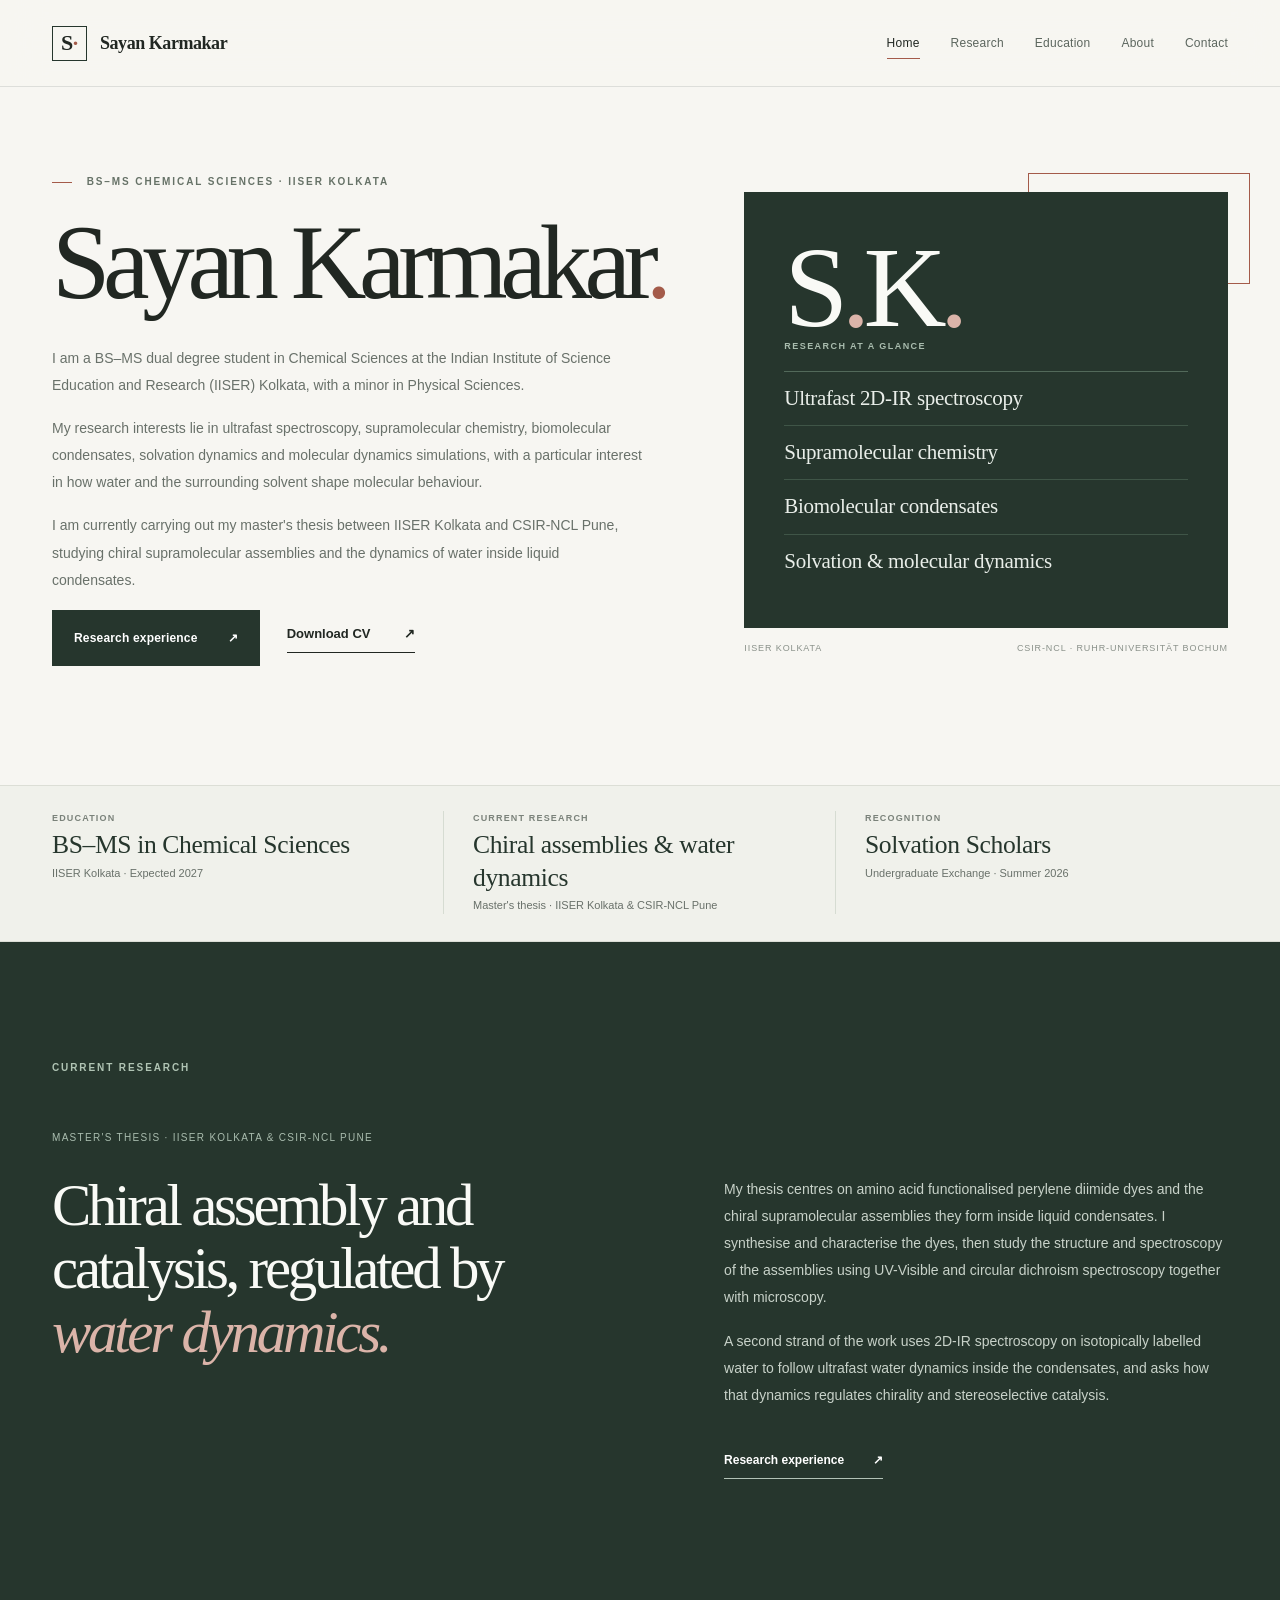
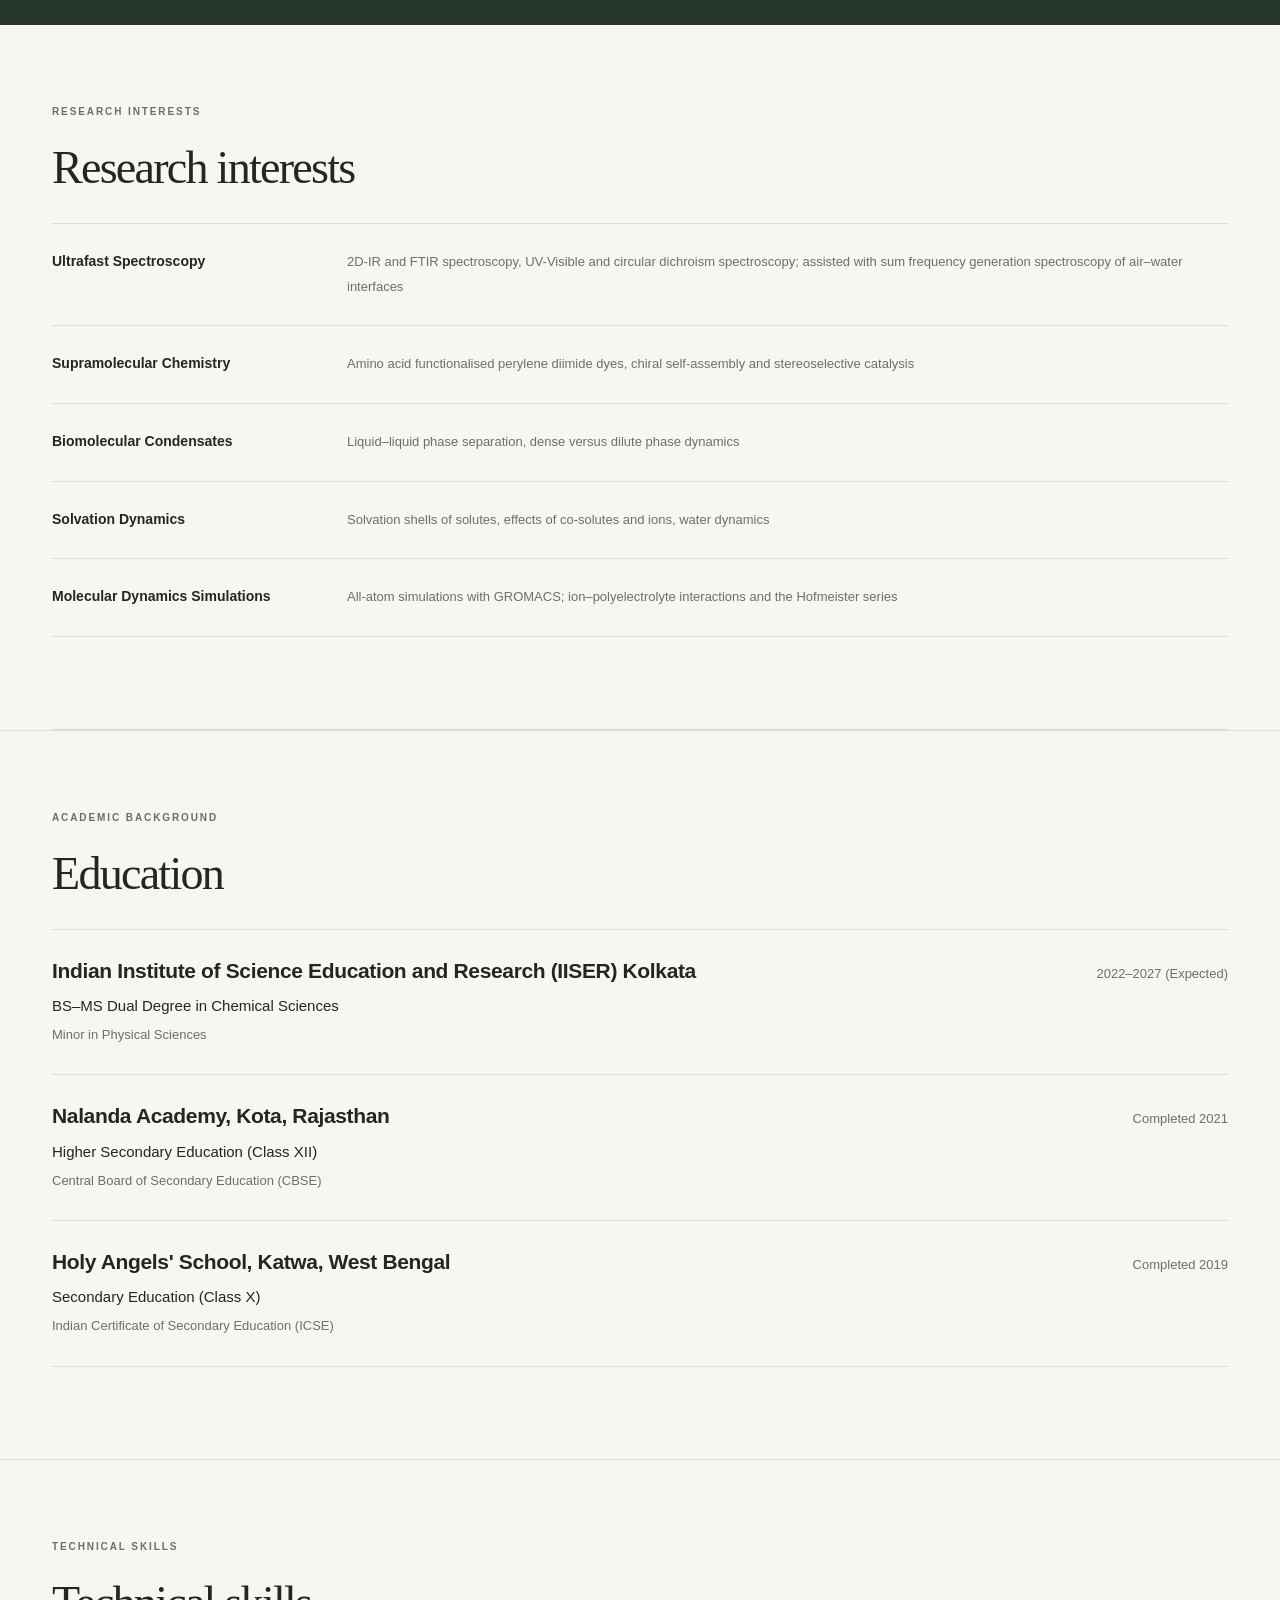
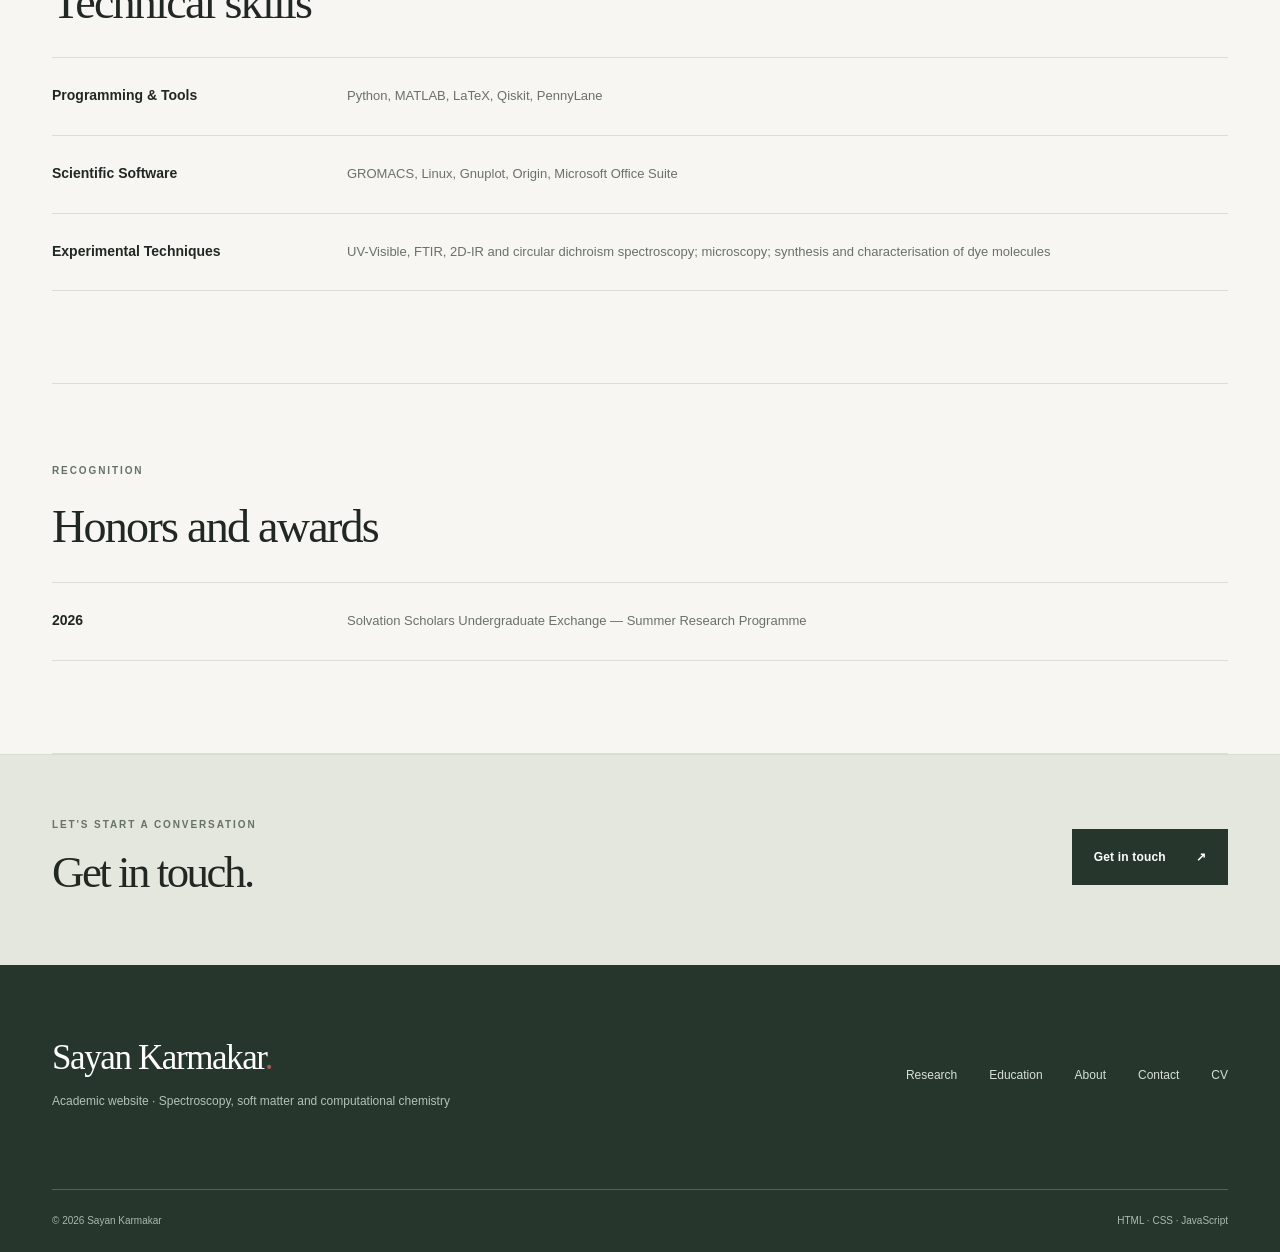
<file: index.html>
<!DOCTYPE html>

<html lang="en">
<head>
<meta charset="utf-8"/>
<meta content="width=device-width, initial-scale=1" name="viewport"/>
<meta content="Academic website of Sayan Karmakar, BS–MS Chemical Sciences student at IISER Kolkata. Research interests in ultrafast spectroscopy, supramolecular chemistry, biomolecular condensates and solvation dynamics." name="description"/>
<meta content="#f7f6f2" name="theme-color"/>
<title>Sayan Karmakar — Academic Website</title>
<link href="favicon.svg" rel="icon" type="image/svg+xml"/>
<link href="styles.css" rel="stylesheet"/>
<script defer="" src="script.js"></script>
<meta content="website" property="og:type"/><meta content="Sayan Karmakar — Academic Website" property="og:title"/><meta content="Academic website of Sayan Karmakar, BS–MS Chemical Sciences student at IISER Kolkata. Research interests in ultrafast spectroscopy, supramolecular chemistry, biomolecular condensates and solvation dynamics." property="og:description"/><meta content="light" name="color-scheme"/><noscript><style>.reveal{opacity:1!important;transform:none!important}</style></noscript></head>
<body>
<a class="skip-link" href="#main-content">Skip to content</a>
<header class="site-header">
<div class="container nav-inner">
<a aria-label="Sayan Karmakar, homepage" class="brand" href="index.html"><span class="brand-mark">S<span>·</span></span><span>Sayan Karmakar</span></a>
<button aria-controls="primary-nav" aria-expanded="false" aria-label="Open navigation" class="menu-toggle" type="button"><span></span><span></span></button>
<nav aria-label="Primary navigation" class="nav-links" id="primary-nav">
<a aria-current="page" class="active" href="index.html">Home</a>
<a href="research.html">Research</a>
<a href="index.html#education">Education</a>
<a href="about.html">About</a>
<a href="contact.html">Contact</a>
</nav>
<a class="header-action" href="contact.html">Contact <span aria-hidden="true">↗</span></a>
</div>
</header>
<main id="main-content">
<section class="hero container">
<div class="hero-copy reveal">
<p class="eyebrow"><span class="eyebrow-rule"></span> BS–MS CHEMICAL SCIENCES · IISER KOLKATA</p>
<h1>Sayan Karmakar<span class="accent">.</span></h1>
<p class="body-large">I am a BS–MS dual degree student in Chemical Sciences at the Indian Institute of Science Education and Research (IISER) Kolkata, with a minor in Physical Sciences.</p>
<p class="body-large">My research interests lie in ultrafast spectroscopy, supramolecular chemistry, biomolecular condensates, solvation dynamics and molecular dynamics simulations, with a particular interest in how water and the surrounding solvent shape molecular behaviour.</p>
<p class="body-large">I am currently carrying out my master's thesis between IISER Kolkata and CSIR-NCL Pune, studying chiral supramolecular assemblies and the dynamics of water inside liquid condensates.</p>
<div class="action-row"><a class="button-primary" href="research.html">Research experience <span aria-hidden="true">↗</span></a><a class="underlined-link" href="Sayan_Karmakar_CV.pdf" target="_blank" rel="noopener">Download CV <span aria-hidden="true">↗</span></a></div>
</div>
<div class="hero-visual reveal delay-1">
<div class="profile-card">
<div class="pc-mark">S<span>.</span>K<span>.</span></div>
<div><p class="pc-label">RESEARCH AT A GLANCE</p>
<ul><li>Ultrafast 2D-IR spectroscopy</li><li>Supramolecular chemistry</li><li>Biomolecular condensates</li><li>Solvation &amp; molecular dynamics</li></ul></div>
</div>
<div class="photo-caption"><span>IISER Kolkata</span><span>CSIR-NCL · Ruhr-Universität Bochum</span></div>
<span aria-hidden="true" class="hero-outline"></span>
</div>
</section>
<section aria-label="Academic profile at a glance" class="snapshot-strip"><div class="container snapshot-inner">
<div class="snapshot-item"><span>EDUCATION</span><strong>BS–MS in Chemical Sciences</strong><small>IISER Kolkata · Expected 2027</small></div>
<div class="snapshot-item"><span>CURRENT RESEARCH</span><strong>Chiral assemblies &amp; water dynamics</strong><small>Master's thesis · IISER Kolkata &amp; CSIR-NCL Pune</small></div>
<div class="snapshot-item"><span>RECOGNITION</span><strong>Solvation Scholars</strong><small>Undergraduate Exchange · Summer 2026</small></div>
</div></section>
<section aria-labelledby="feature-title" class="feature-section"><div class="container feature-layout">
<div class="reveal"><p class="eyebrow feature-kicker">CURRENT RESEARCH</p><p class="feature-caption">MASTER'S THESIS · IISER KOLKATA &amp; CSIR-NCL PUNE</p><h2 id="feature-title">Chiral assembly and catalysis, regulated by <em>water dynamics.</em></h2></div>
<div class="feature-detail reveal delay-1"><p>My thesis centres on amino acid functionalised perylene diimide dyes and the chiral supramolecular assemblies they form inside liquid condensates. I synthesise and characterise the dyes, then study the structure and spectroscopy of the assemblies using UV-Visible and circular dichroism spectroscopy together with microscopy.</p><p>A second strand of the work uses 2D-IR spectroscopy on isotopically labelled water to follow ultrafast water dynamics inside the condensates, and asks how that dynamics regulates chirality and stereoselective catalysis.</p>
<a class="feature-link" href="research.html#thesis">Research experience <span aria-hidden="true">↗</span></a></div>
</div></section>
<section class="section skills-section container" id="interests"><div class="section-head reveal"><div><p class="eyebrow">RESEARCH INTERESTS</p><h2>Research interests</h2></div></div>
<div class="skills-rows reveal"><div><strong>Ultrafast Spectroscopy</strong><p>2D-IR and FTIR spectroscopy, UV-Visible and circular dichroism spectroscopy; assisted with sum frequency generation spectroscopy of air–water interfaces</p></div>
<div><strong>Supramolecular Chemistry</strong><p>Amino acid functionalised perylene diimide dyes, chiral self-assembly and stereoselective catalysis</p></div>
<div><strong>Biomolecular Condensates</strong><p>Liquid–liquid phase separation, dense versus dilute phase dynamics</p></div>
<div><strong>Solvation Dynamics</strong><p>Solvation shells of solutes, effects of co-solutes and ions, water dynamics</p></div>
<div><strong>Molecular Dynamics Simulations</strong><p>All-atom simulations with GROMACS; ion–polyelectrolyte interactions and the Hofmeister series</p></div></div>
</section>
<section aria-labelledby="education-title" class="section education-section" id="education"><div class="container"><div class="section-head reveal"><div><p class="eyebrow">ACADEMIC BACKGROUND</p><h2 id="education-title">Education</h2></div></div><article aria-label="Indian Institute of Science Education and Research (IISER) Kolkata" class="education-cv reveal"><div class="edu-cv-top"><h3>Indian Institute of Science Education and Research (IISER) Kolkata</h3><span class="edu-cv-years">2022–2027 (Expected)</span></div><p class="edu-cv-degree">BS–MS Dual Degree in Chemical Sciences</p><p class="edu-cv-minor">Minor in Physical Sciences</p></article><article aria-label="Nalanda Academy, Kota, Rajasthan" class="education-cv reveal"><div class="edu-cv-top"><h3>Nalanda Academy, Kota, Rajasthan</h3><span class="edu-cv-years">Completed 2021</span></div><p class="edu-cv-degree">Higher Secondary Education (Class XII)</p><p class="edu-cv-minor">Central Board of Secondary Education (CBSE)</p></article><article aria-label="Holy Angels' School, Katwa, West Bengal" class="education-cv reveal"><div class="edu-cv-top"><h3>Holy Angels' School, Katwa, West Bengal</h3><span class="edu-cv-years">Completed 2019</span></div><p class="edu-cv-degree">Secondary Education (Class X)</p><p class="edu-cv-minor">Indian Certificate of Secondary Education (ICSE)</p></article></div></section>
<section class="section skills-section container" id="skills"><div class="section-head reveal"><div><p class="eyebrow">TECHNICAL SKILLS</p><h2>Technical skills</h2></div></div>
<div class="skills-rows reveal"><div><strong>Programming &amp; Tools</strong><p>Python, MATLAB, LaTeX, Qiskit, PennyLane</p></div>
<div><strong>Scientific Software</strong><p>GROMACS, Linux, Gnuplot, Origin, Microsoft Office Suite</p></div>
<div><strong>Experimental Techniques</strong><p>UV-Visible, FTIR, 2D-IR and circular dichroism spectroscopy; microscopy; synthesis and characterisation of dye molecules</p></div></div>
</section>
<section class="section skills-section container" id="honors"><div class="section-head reveal"><div><p class="eyebrow">RECOGNITION</p><h2>Honors and awards</h2></div></div>
<div class="honors-list reveal"><div><strong>2026</strong><p>Solvation Scholars Undergraduate Exchange — Summer Research Programme</p></div></div>
</section>
<section class="contact-band"><div class="container contact-band-inner reveal"><div><p class="eyebrow">LET'S START A CONVERSATION</p><h2>Get in touch.</h2></div><a class="button-primary" href="contact.html">Get in touch <span aria-hidden="true">↗</span></a></div></section>
</main>
<footer class="footer">
<div class="container footer-top">
<div><a class="footer-name" href="index.html">Sayan Karmakar<span class="accent">.</span></a><p>Academic website · Spectroscopy, soft matter and computational chemistry</p></div>
<div class="footer-links"><a href="research.html">Research</a><a href="index.html#education">Education</a><a href="about.html">About</a><a href="contact.html">Contact</a><a href="Sayan_Karmakar_CV.pdf">CV</a></div>
</div>
<div class="container footer-bottom"><span>© 2026 Sayan Karmakar</span><span>HTML · CSS · JavaScript</span></div>
</footer>
</body>
</html>
</file>
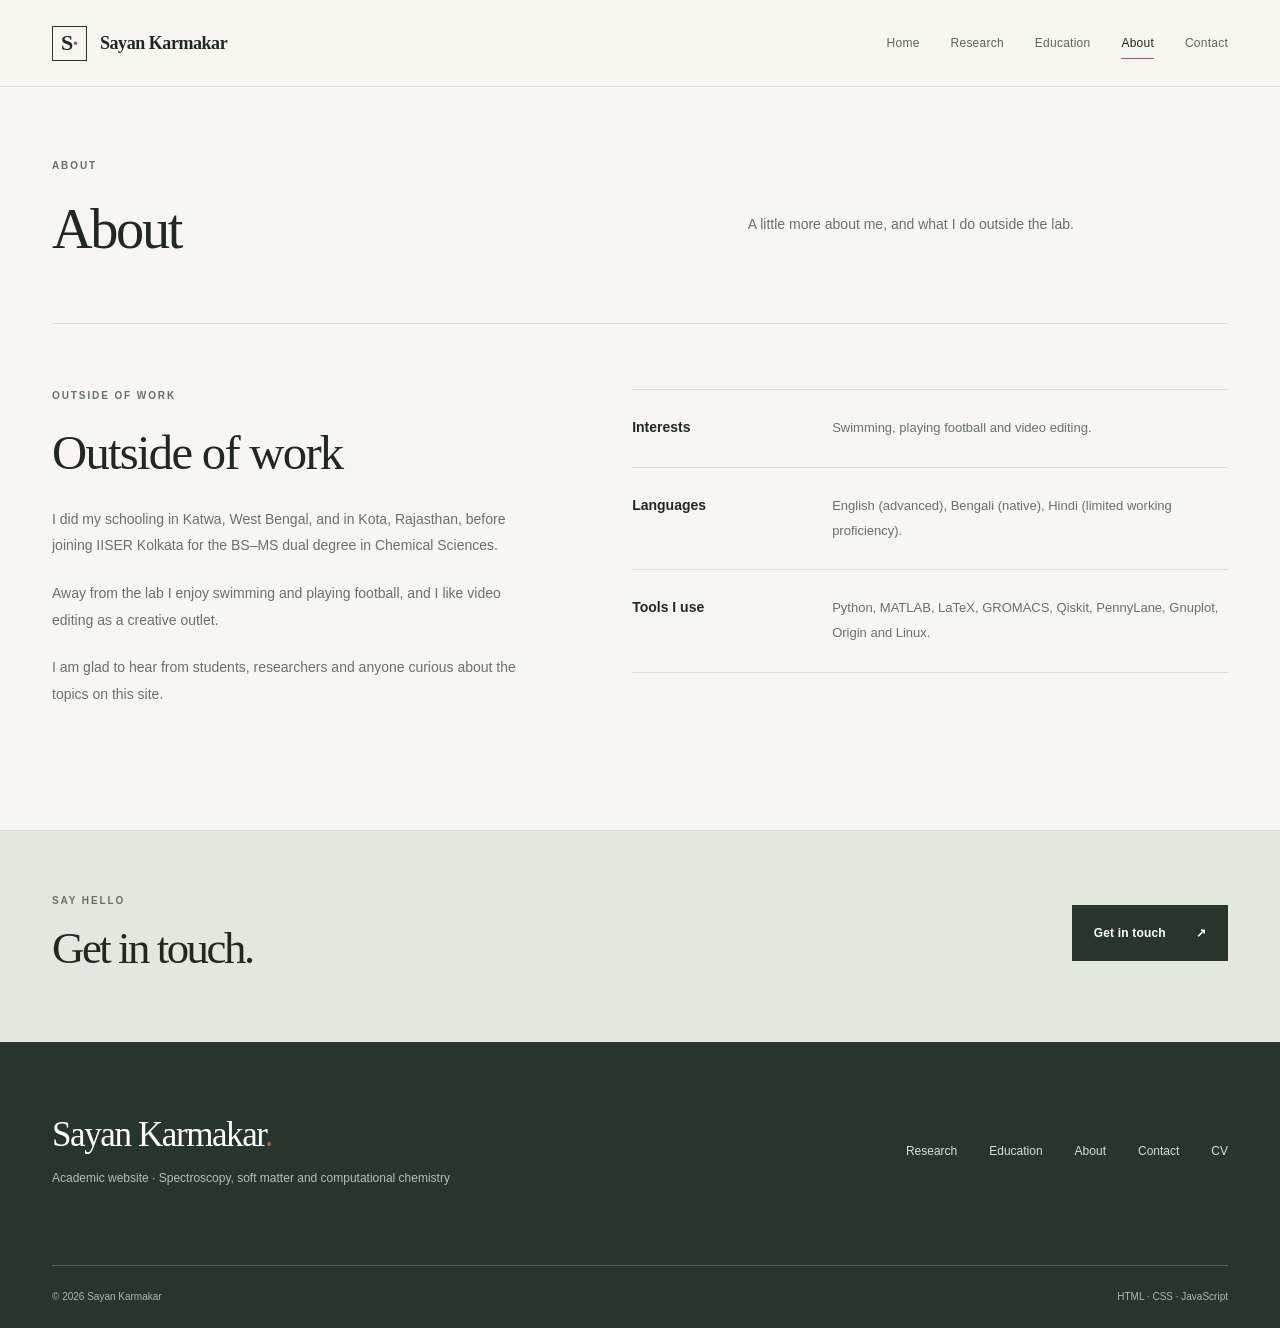
<file: about.html>
<!DOCTYPE html>

<html lang="en">
<head>
<meta charset="utf-8"/>
<meta content="width=device-width, initial-scale=1" name="viewport"/>
<meta content="About Sayan Karmakar: languages, interests and life outside the lab." name="description"/>
<meta content="#f7f6f2" name="theme-color"/>
<title>About — Sayan Karmakar</title>
<link href="favicon.svg" rel="icon" type="image/svg+xml"/>
<link href="styles.css" rel="stylesheet"/>
<script defer="" src="script.js"></script>
<meta content="website" property="og:type"/><meta content="About — Sayan Karmakar" property="og:title"/><meta content="About Sayan Karmakar: languages, interests and life outside the lab." property="og:description"/><meta content="light" name="color-scheme"/><noscript><style>.reveal{opacity:1!important;transform:none!important}</style></noscript></head>
<body>
<a class="skip-link" href="#main-content">Skip to content</a>
<header class="site-header">
<div class="container nav-inner">
<a aria-label="Sayan Karmakar, homepage" class="brand" href="index.html"><span class="brand-mark">S<span>·</span></span><span>Sayan Karmakar</span></a>
<button aria-controls="primary-nav" aria-expanded="false" aria-label="Open navigation" class="menu-toggle" type="button"><span></span><span></span></button>
<nav aria-label="Primary navigation" class="nav-links" id="primary-nav">
<a href="index.html">Home</a>
<a href="research.html">Research</a>
<a href="index.html#education">Education</a>
<a aria-current="page" class="active" href="about.html">About</a>
<a href="contact.html">Contact</a>
</nav>
<a class="header-action" href="contact.html">Contact <span aria-hidden="true">↗</span></a>
</div>
</header>
<main id="main-content">
<section class="page-hero about-page-hero container reveal"><p class="eyebrow">ABOUT</p><div class="page-hero-layout"><h1>About</h1><p>A little more about me, and what I do outside the lab.</p></div></section>
<section class="about-layout container">
<div class="about-writing reveal"><p class="eyebrow">OUTSIDE OF WORK</p><h2>Outside of work</h2><p>I did my schooling in Katwa, West Bengal, and in Kota, Rajasthan, before joining IISER Kolkata for the BS–MS dual degree in Chemical Sciences.</p><p>Away from the lab I enjoy swimming and playing football, and I like video editing as a creative outlet.</p><p>I am glad to hear from students, researchers and anyone curious about the topics on this site.</p></div>
<div class="about-rows reveal delay-1" aria-label="Interests and languages"><div><strong>Interests</strong><p>Swimming, playing football and video editing.</p></div><div><strong>Languages</strong><p>English (advanced), Bengali (native), Hindi (limited working proficiency).</p></div><div><strong>Tools I use</strong><p>Python, MATLAB, LaTeX, GROMACS, Qiskit, PennyLane, Gnuplot, Origin and Linux.</p></div></div>
</section>
<section class="contact-band"><div class="container contact-band-inner reveal"><div><p class="eyebrow">SAY HELLO</p><h2>Get in touch.</h2></div><a class="button-primary" href="contact.html">Get in touch <span aria-hidden="true">↗</span></a></div></section>
</main>
<footer class="footer">
<div class="container footer-top">
<div><a class="footer-name" href="index.html">Sayan Karmakar<span class="accent">.</span></a><p>Academic website · Spectroscopy, soft matter and computational chemistry</p></div>
<div class="footer-links"><a href="research.html">Research</a><a href="index.html#education">Education</a><a href="about.html">About</a><a href="contact.html">Contact</a><a href="Sayan_Karmakar_CV.pdf">CV</a></div>
</div>
<div class="container footer-bottom"><span>© 2026 Sayan Karmakar</span><span>HTML · CSS · JavaScript</span></div>
</footer>
</body>
</html>
</file>
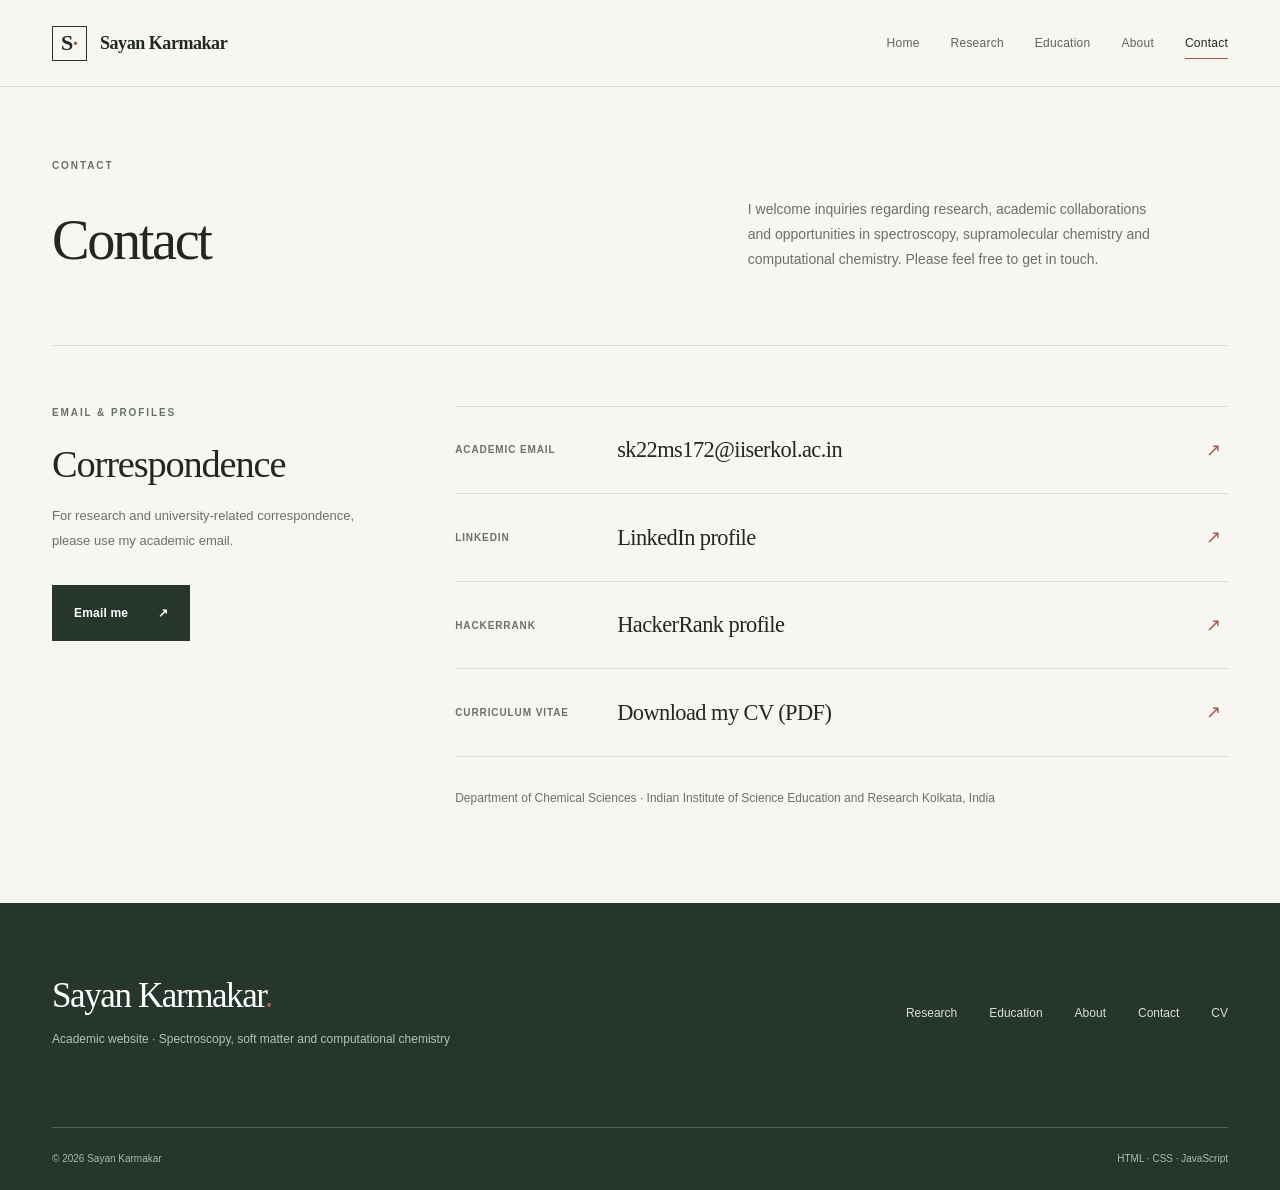
<file: contact.html>
<!DOCTYPE html>

<html lang="en">
<head>
<meta charset="utf-8"/>
<meta content="width=device-width, initial-scale=1" name="viewport"/>
<meta content="Contact Sayan Karmakar regarding research, academic collaborations and opportunities in chemical sciences." name="description"/>
<meta content="#f7f6f2" name="theme-color"/>
<title>Contact — Sayan Karmakar</title>
<link href="favicon.svg" rel="icon" type="image/svg+xml"/>
<link href="styles.css" rel="stylesheet"/>
<script defer="" src="script.js"></script>
<meta content="website" property="og:type"/><meta content="Contact — Sayan Karmakar" property="og:title"/><meta content="Contact Sayan Karmakar regarding research, academic collaborations and opportunities in chemical sciences." property="og:description"/><meta content="light" name="color-scheme"/><noscript><style>.reveal{opacity:1!important;transform:none!important}</style></noscript></head>
<body>
<a class="skip-link" href="#main-content">Skip to content</a>
<header class="site-header">
<div class="container nav-inner">
<a aria-label="Sayan Karmakar, homepage" class="brand" href="index.html"><span class="brand-mark">S<span>·</span></span><span>Sayan Karmakar</span></a>
<button aria-controls="primary-nav" aria-expanded="false" aria-label="Open navigation" class="menu-toggle" type="button"><span></span><span></span></button>
<nav aria-label="Primary navigation" class="nav-links" id="primary-nav">
<a href="index.html">Home</a>
<a href="research.html">Research</a>
<a href="index.html#education">Education</a>
<a href="about.html">About</a>
<a aria-current="page" class="active" href="contact.html">Contact</a>
</nav>
<a class="header-action" href="contact.html">Contact <span aria-hidden="true">↗</span></a>
</div>
</header>
<main id="main-content">
<section class="page-hero container reveal"><p class="eyebrow">CONTACT</p><div class="page-hero-layout"><h1>Contact</h1><p>I welcome inquiries regarding research, academic collaborations and opportunities in spectroscopy, supramolecular chemistry and computational chemistry. Please feel free to get in touch.</p></div></section>
<section class="contact-main container"><div class="contact-lead reveal"><p class="eyebrow">EMAIL &amp; PROFILES</p><h2>Correspondence</h2><p>For research and university-related correspondence, please use my academic email.</p><a class="button-primary" href="mailto:sk22ms172@iiserkol.ac.in">Email me <span aria-hidden="true">↗</span></a></div>
<div class="contact-options reveal delay-1">
<a class="contact-option" href="mailto:sk22ms172@iiserkol.ac.in"><span>ACADEMIC EMAIL</span><strong>sk22ms172@iiserkol.ac.in</strong><i aria-hidden="true">↗</i></a>
<a class="contact-option" href="https://www.linkedin.com/in/iamsayankarmakar/" rel="noopener noreferrer" target="_blank"><span>LINKEDIN</span><strong>LinkedIn profile</strong><i aria-hidden="true">↗</i></a>
<a class="contact-option" href="https://www.hackerrank.com/sayankarmakar_10" rel="noopener noreferrer" target="_blank"><span>HACKERRANK</span><strong>HackerRank profile</strong><i aria-hidden="true">↗</i></a>
<a class="contact-option" href="Sayan_Karmakar_CV.pdf" rel="noopener" target="_blank"><span>CURRICULUM VITAE</span><strong>Download my CV (PDF)</strong><i aria-hidden="true">↗</i></a>
<div class="contact-note">Department of Chemical Sciences · Indian Institute of Science Education and Research Kolkata, India</div>
</div></section>
</main>
<footer class="footer">
<div class="container footer-top">
<div><a class="footer-name" href="index.html">Sayan Karmakar<span class="accent">.</span></a><p>Academic website · Spectroscopy, soft matter and computational chemistry</p></div>
<div class="footer-links"><a href="research.html">Research</a><a href="index.html#education">Education</a><a href="about.html">About</a><a href="contact.html">Contact</a><a href="Sayan_Karmakar_CV.pdf">CV</a></div>
</div>
<div class="container footer-bottom"><span>© 2026 Sayan Karmakar</span><span>HTML · CSS · JavaScript</span></div>
</footer>
</body>
</html>
</file>
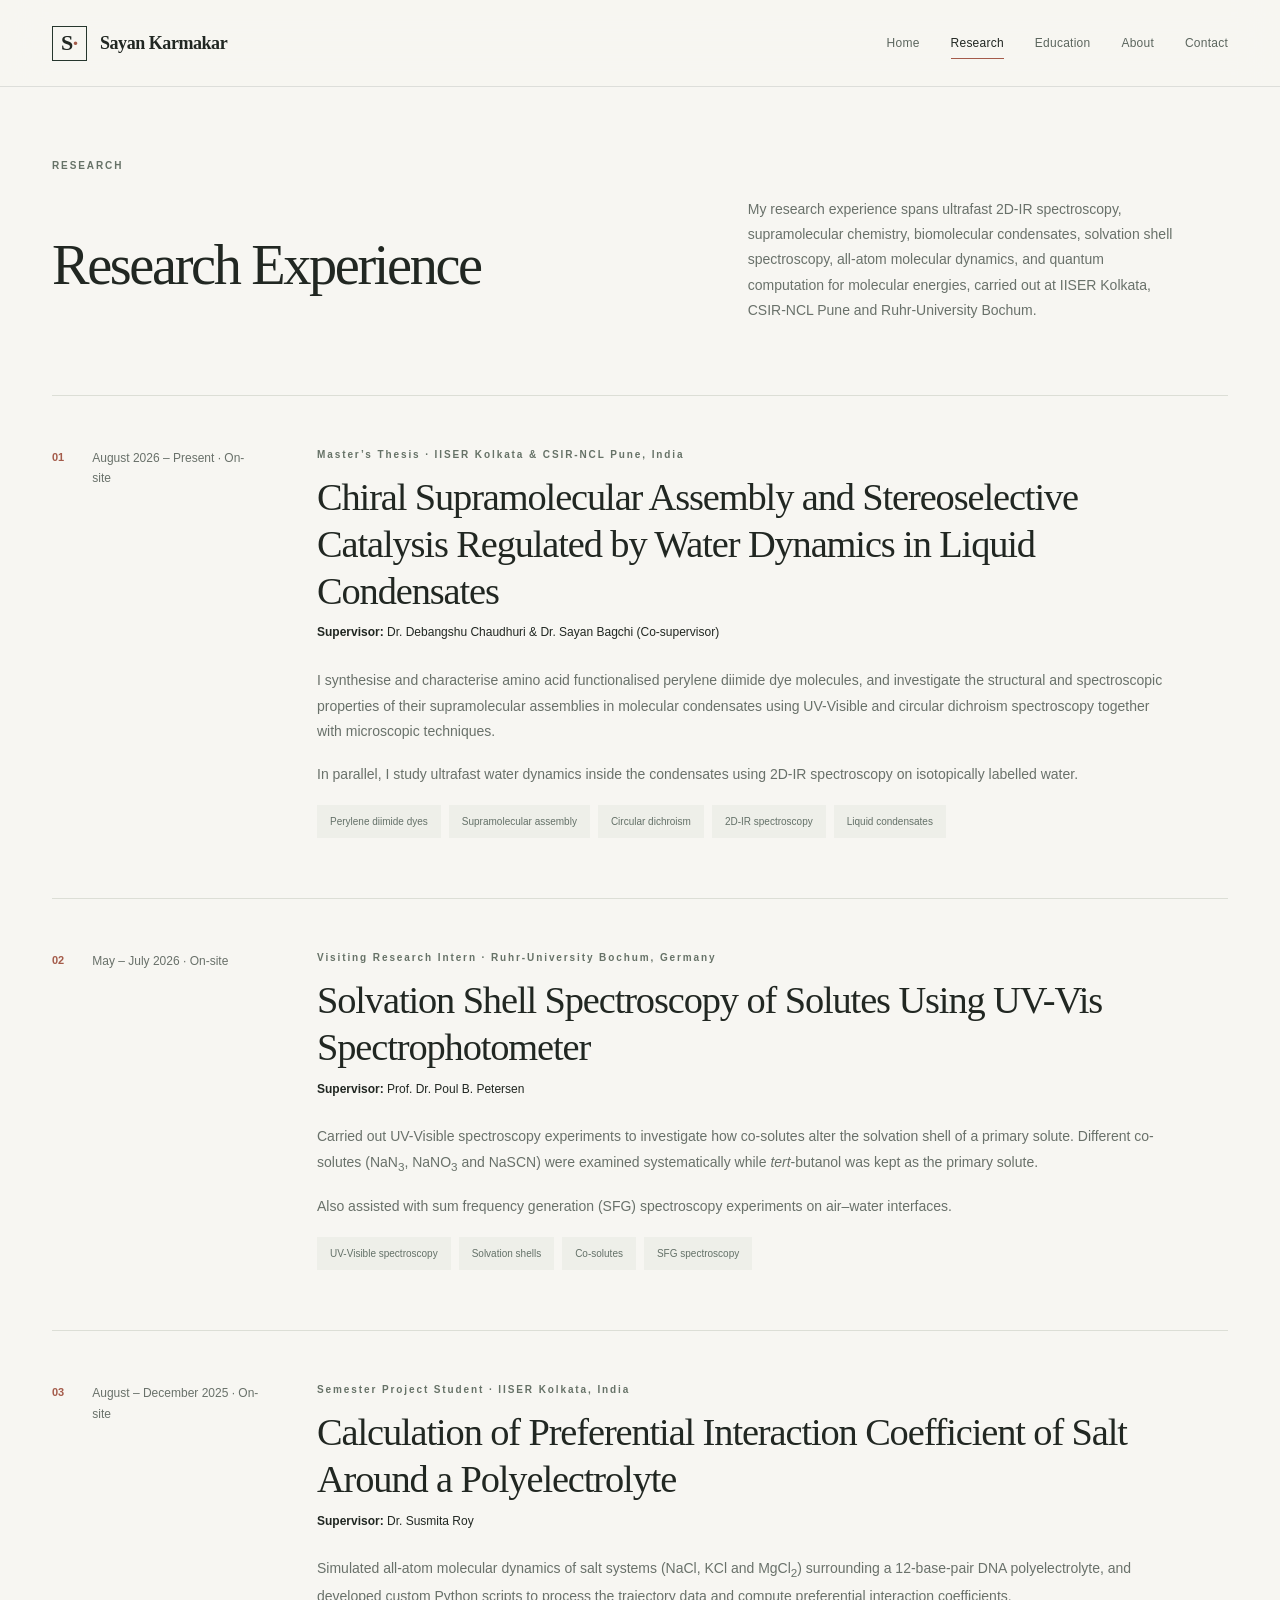
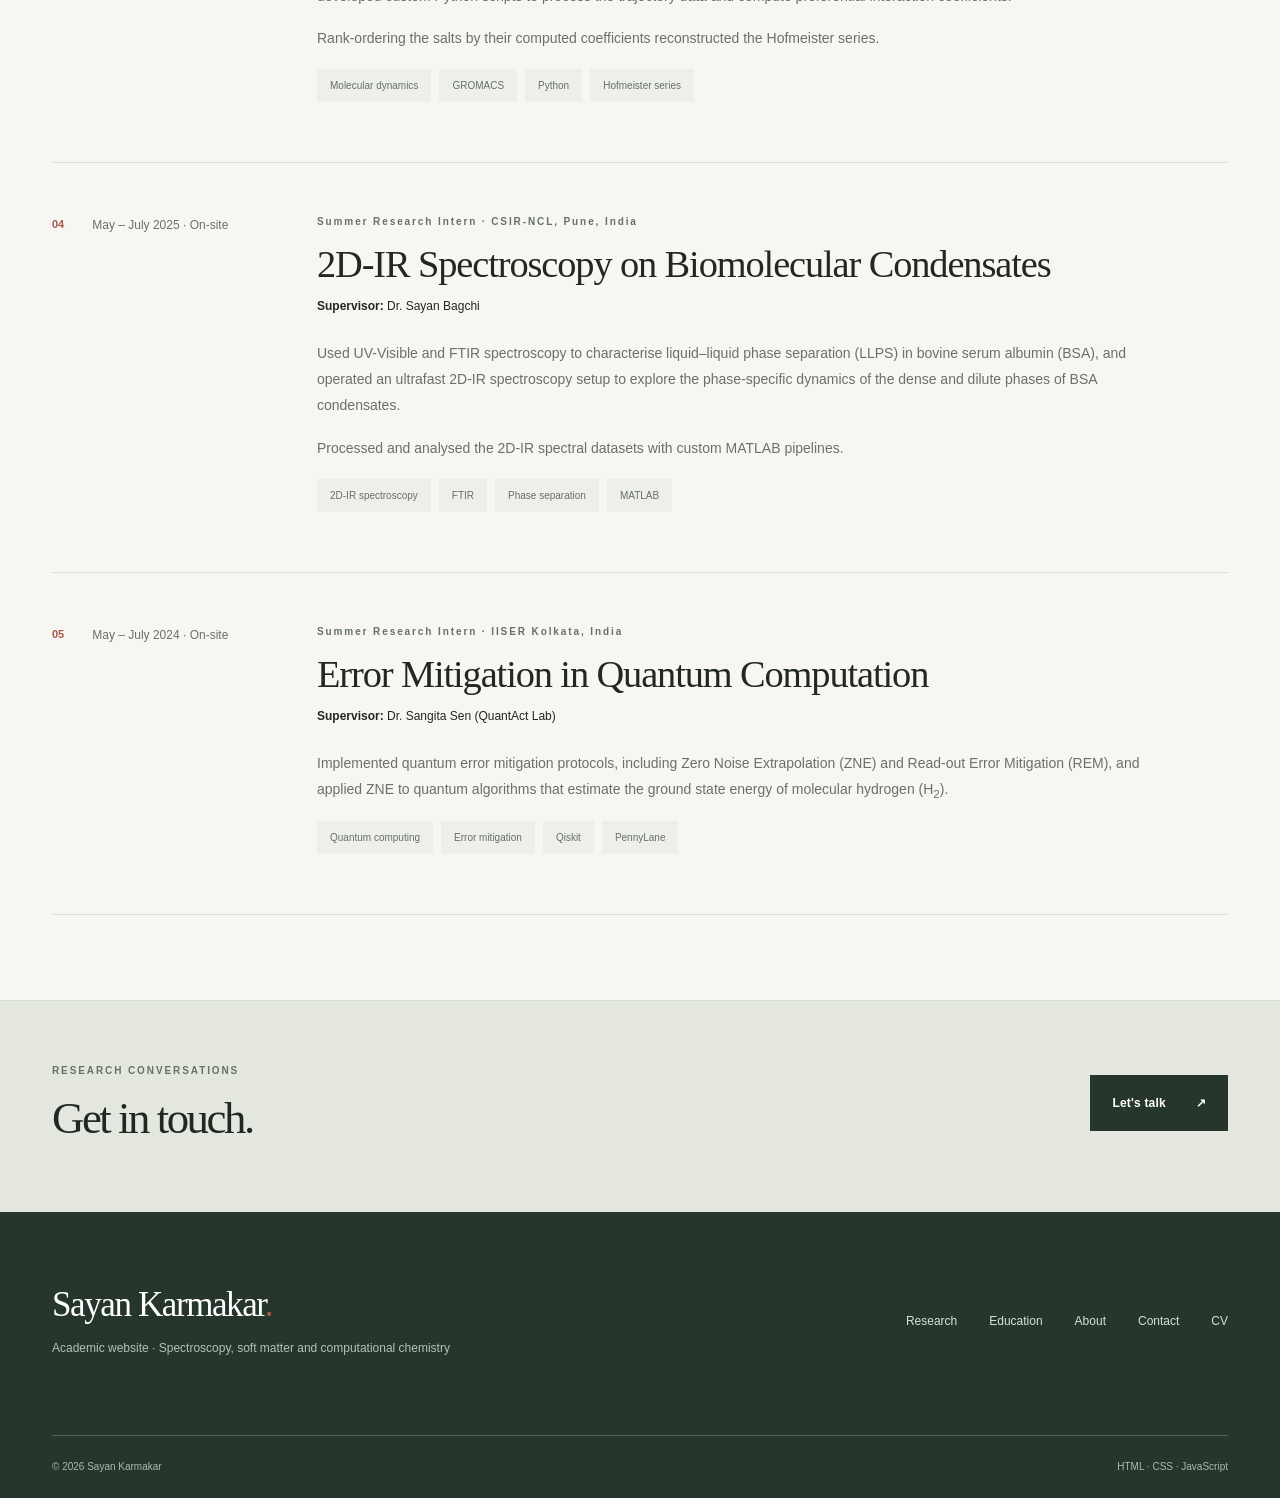
<file: research.html>
<!DOCTYPE html>

<html lang="en">
<head>
<meta charset="utf-8"/>
<meta content="width=device-width, initial-scale=1" name="viewport"/>
<meta content="Research experience in ultrafast spectroscopy, supramolecular chemistry, biomolecular condensates, solvation dynamics and molecular dynamics simulations." name="description"/>
<meta content="#f7f6f2" name="theme-color"/>
<title>Research — Sayan Karmakar</title>
<link href="favicon.svg" rel="icon" type="image/svg+xml"/>
<link href="styles.css" rel="stylesheet"/>
<script defer="" src="script.js"></script>
<meta content="website" property="og:type"/><meta content="Research — Sayan Karmakar" property="og:title"/><meta content="Research experience in ultrafast spectroscopy, supramolecular chemistry, biomolecular condensates, solvation dynamics and molecular dynamics simulations." property="og:description"/><meta content="light" name="color-scheme"/><noscript><style>.reveal{opacity:1!important;transform:none!important}</style></noscript></head>
<body>
<a class="skip-link" href="#main-content">Skip to content</a>
<header class="site-header">
<div class="container nav-inner">
<a aria-label="Sayan Karmakar, homepage" class="brand" href="index.html"><span class="brand-mark">S<span>·</span></span><span>Sayan Karmakar</span></a>
<button aria-controls="primary-nav" aria-expanded="false" aria-label="Open navigation" class="menu-toggle" type="button"><span></span><span></span></button>
<nav aria-label="Primary navigation" class="nav-links" id="primary-nav">
<a href="index.html">Home</a>
<a aria-current="page" class="active" href="research.html">Research</a>
<a href="index.html#education">Education</a>
<a href="about.html">About</a>
<a href="contact.html">Contact</a>
</nav>
<a class="header-action" href="contact.html">Contact <span aria-hidden="true">↗</span></a>
</div>
</header>
<main id="main-content">
<section class="page-hero container reveal"><p class="eyebrow">RESEARCH</p><div class="page-hero-layout"><h1>Research Experience</h1><p>My research experience spans ultrafast 2D-IR spectroscopy, supramolecular chemistry, biomolecular condensates, solvation shell spectroscopy, all-atom molecular dynamics, and quantum computation for molecular energies, carried out at IISER Kolkata, CSIR-NCL Pune and Ruhr-University Bochum.</p></div></section>
<section aria-label="Research experience" class="research-list container"><article class="research-entry reveal" id="thesis"><div class="research-side"><span class="research-index">01</span><p>August 2026 – Present · On-site</p></div><div class="research-main"><p class="eyebrow">Master’s Thesis · IISER Kolkata &amp; CSIR-NCL Pune, India</p><h2>Chiral Supramolecular Assembly and Stereoselective Catalysis Regulated by Water Dynamics in Liquid Condensates</h2><p class="research-supervisor"><strong>Supervisor:</strong> Dr. Debangshu Chaudhuri &amp; Dr. Sayan Bagchi (Co-supervisor)</p><p>I synthesise and characterise amino acid functionalised perylene diimide dye molecules, and investigate the structural and spectroscopic properties of their supramolecular assemblies in molecular condensates using UV-Visible and circular dichroism spectroscopy together with microscopic techniques.</p><p>In parallel, I study ultrafast water dynamics inside the condensates using 2D-IR spectroscopy on isotopically labelled water.</p><div class="research-tags"><span>Perylene diimide dyes</span><span>Supramolecular assembly</span><span>Circular dichroism</span><span>2D-IR spectroscopy</span><span>Liquid condensates</span></div></div></article><article class="research-entry reveal" id="bochum"><div class="research-side"><span class="research-index">02</span><p>May – July 2026 · On-site</p></div><div class="research-main"><p class="eyebrow">Visiting Research Intern · Ruhr-University Bochum, Germany</p><h2>Solvation Shell Spectroscopy of Solutes Using UV-Vis Spectrophotometer</h2><p class="research-supervisor"><strong>Supervisor:</strong> Prof. Dr. Poul B. Petersen</p><p>Carried out UV-Visible spectroscopy experiments to investigate how co-solutes alter the solvation shell of a primary solute. Different co-solutes (NaN<sub>3</sub>, NaNO<sub>3</sub> and NaSCN) were examined systematically while <em>tert</em>-butanol was kept as the primary solute.</p><p>Also assisted with sum frequency generation (SFG) spectroscopy experiments on air–water interfaces.</p><div class="research-tags"><span>UV-Visible spectroscopy</span><span>Solvation shells</span><span>Co-solutes</span><span>SFG spectroscopy</span></div></div></article><article class="research-entry reveal" id="md"><div class="research-side"><span class="research-index">03</span><p>August – December 2025 · On-site</p></div><div class="research-main"><p class="eyebrow">Semester Project Student · IISER Kolkata, India</p><h2>Calculation of Preferential Interaction Coefficient of Salt Around a Polyelectrolyte</h2><p class="research-supervisor"><strong>Supervisor:</strong> Dr. Susmita Roy</p><p>Simulated all-atom molecular dynamics of salt systems (NaCl, KCl and MgCl<sub>2</sub>) surrounding a 12-base-pair DNA polyelectrolyte, and developed custom Python scripts to process the trajectory data and compute preferential interaction coefficients.</p><p>Rank-ordering the salts by their computed coefficients reconstructed the Hofmeister series.</p><div class="research-tags"><span>Molecular dynamics</span><span>GROMACS</span><span>Python</span><span>Hofmeister series</span></div></div></article><article class="research-entry reveal" id="ncl"><div class="research-side"><span class="research-index">04</span><p>May – July 2025 · On-site</p></div><div class="research-main"><p class="eyebrow">Summer Research Intern · CSIR-NCL, Pune, India</p><h2>2D-IR Spectroscopy on Biomolecular Condensates</h2><p class="research-supervisor"><strong>Supervisor:</strong> Dr. Sayan Bagchi</p><p>Used UV-Visible and FTIR spectroscopy to characterise liquid–liquid phase separation (LLPS) in bovine serum albumin (BSA), and operated an ultrafast 2D-IR spectroscopy setup to explore the phase-specific dynamics of the dense and dilute phases of BSA condensates.</p><p>Processed and analysed the 2D-IR spectral datasets with custom MATLAB pipelines.</p><div class="research-tags"><span>2D-IR spectroscopy</span><span>FTIR</span><span>Phase separation</span><span>MATLAB</span></div></div></article><article class="research-entry reveal" id="quantum"><div class="research-side"><span class="research-index">05</span><p>May – July 2024 · On-site</p></div><div class="research-main"><p class="eyebrow">Summer Research Intern · IISER Kolkata, India</p><h2>Error Mitigation in Quantum Computation</h2><p class="research-supervisor"><strong>Supervisor:</strong> Dr. Sangita Sen (QuantAct Lab)</p><p>Implemented quantum error mitigation protocols, including Zero Noise Extrapolation (ZNE) and Read-out Error Mitigation (REM), and applied ZNE to quantum algorithms that estimate the ground state energy of molecular hydrogen (H<sub>2</sub>).</p><div class="research-tags"><span>Quantum computing</span><span>Error mitigation</span><span>Qiskit</span><span>PennyLane</span></div></div></article></section>
<section class="contact-band"><div class="container contact-band-inner reveal"><div><p class="eyebrow">RESEARCH CONVERSATIONS</p><h2>Get in touch.</h2></div><a class="button-primary" href="contact.html">Let's talk <span aria-hidden="true">↗</span></a></div></section>
</main>
<footer class="footer">
<div class="container footer-top">
<div><a class="footer-name" href="index.html">Sayan Karmakar<span class="accent">.</span></a><p>Academic website · Spectroscopy, soft matter and computational chemistry</p></div>
<div class="footer-links"><a href="research.html">Research</a><a href="index.html#education">Education</a><a href="about.html">About</a><a href="contact.html">Contact</a><a href="Sayan_Karmakar_CV.pdf">CV</a></div>
</div>
<div class="container footer-bottom"><span>© 2026 Sayan Karmakar</span><span>HTML · CSS · JavaScript</span></div>
</footer>
</body>
</html>
</file>
<file: styles.css>
:root{--paper:#f7f6f2;--white:#fffefa;--ink:#212722;--muted:#69716a;--subtle:#8a918a;--line:#dcded6;--soft:#edeee8;--rust:#a45b4a;--pine:#26362d;--pine-2:#33453a;--max:1200px;--serif:Georgia,"Iowan Old Style","Palatino Linotype",Palatino,serif;--sans:Inter,-apple-system,BlinkMacSystemFont,"Segoe UI",sans-serif}
*,*::before,*::after{box-sizing:border-box}
html{scroll-behavior:smooth;scroll-padding-top:110px}
body{margin:0;background:var(--paper);color:var(--ink);font-family:var(--sans);font-size:15px;line-height:1.7;-webkit-font-smoothing:antialiased}
img{display:block;width:100%;max-width:100%}a{color:inherit;text-decoration:none}button{font:inherit}strong{font-weight:620}h1,h2,h3,p,figure,blockquote{margin-top:0}::selection{background:#e9cdc5;color:var(--pine)}:focus-visible{outline:2px solid var(--rust);outline-offset:4px}
.container{width:min(var(--max),calc(100% - 104px));margin-inline:auto}.accent{color:var(--rust)}.skip-link{position:absolute;left:14px;top:-100px;background:var(--pine);color:white;padding:12px 18px;z-index:999}.skip-link:focus{top:12px}
.site-header{position:sticky;top:0;z-index:100;background:rgba(247,246,242,.93);backdrop-filter:blur(20px);border-bottom:1px solid rgba(38,54,45,.12)}.nav-inner{height:86px;display:flex;align-items:center;gap:34px}.brand{display:inline-flex;align-items:center;gap:13px;white-space:nowrap;font-family:var(--serif);font-size:18px;letter-spacing:-.025em;font-weight:600}.brand-mark{height:35px;width:35px;border:1px solid var(--pine);display:flex;justify-content:center;align-items:center;font-family:var(--serif);font-size:22px;line-height:1}.brand-mark span{color:var(--rust)}.nav-links{display:flex;align-items:center;gap:31px;margin-left:auto}.nav-links a{font-size:12px;letter-spacing:.02em;color:#5c665e;position:relative;padding:9px 0;transition:color .2s}.nav-links a::after{content:"";position:absolute;bottom:3px;left:0;width:100%;height:1px;background:var(--rust);transform:scaleX(0);transform-origin:left;transition:transform .25s}.nav-links a:hover,.nav-links a.active{color:var(--ink)}.nav-links a:hover::after,.nav-links a.active::after{transform:scaleX(1)}.header-action{border:1px solid #abb5ab;padding:12px 17px;margin-left:12px;font-size:12px;font-weight:600;white-space:nowrap;transition:background .2s,border-color .2s}.header-action:hover{background:var(--pine);color:white;border-color:var(--pine)}.header-action span{margin-left:9px}.menu-toggle{display:none}
.eyebrow{margin:0 0 25px;font-size:10px;line-height:1.3;letter-spacing:.19em;font-weight:750;color:#667267}.eyebrow-rule{display:inline-block;width:20px;height:1px;background:var(--rust);vertical-align:middle;margin-right:10px}.section{padding:128px 0}.section-head{display:flex;align-items:end;justify-content:space-between;gap:70px;margin-bottom:54px}.section-head h2,.feature-layout h2,.personal-copy h2,.contact-band h2,.page-hero h1,.thread-layout h2,.about-writing h2,.contact-lead h2{font-family:var(--serif);letter-spacing:-.055em;font-weight:400;line-height:1.08}.section-head h2{font-size:clamp(43px,4.9vw,66px);margin:0}.section-head h2 em,.feature-layout h2 em,.personal-copy h2 em,.page-hero h1 em,.thread-layout h2 em,.about-writing h2 em{font-weight:400;color:var(--rust)}.section-intro{max-width:300px;color:var(--muted);font-size:14px;line-height:1.9;margin:0 0 8px}.underlined-link{font-size:13px;font-weight:650;padding-bottom:7px;border-bottom:1px solid currentColor;display:inline-flex;gap:34px;align-items:center;transition:color .2s}.underlined-link:hover{color:var(--rust)}.underlined-link span,.button-primary span,.feature-link span{display:inline-block;transition:transform .2s}.underlined-link:hover span,.button-primary:hover span,.feature-link:hover span{transform:translate(3px,-3px)}.button-primary{display:inline-flex;gap:30px;justify-content:space-between;align-items:center;background:var(--pine);color:#fff;padding:17px 22px;min-height:56px;font-size:12px;font-weight:650;letter-spacing:.015em;transition:background .2s,transform .2s}.button-primary:hover{background:#405749;transform:translateY(-2px)}
.hero{padding:88px 0 119px;display:grid;grid-template-columns:minmax(0,1.12fr) minmax(0,.88fr);gap:clamp(58px,6vw,110px);align-items:center}.hero-copy h1{font:400 clamp(94px,10vw,150px)/.88 var(--serif);letter-spacing:-.083em;margin:0 0 39px}.hero-statement{max-width:540px;font:400 clamp(27px,2.9vw,39px)/1.28 var(--serif);letter-spacing:-.035em;margin-bottom:27px}.body-large{max-width:535px;font-size:14px;line-height:1.94;color:var(--muted);margin-bottom:34px}.body-large strong{color:var(--ink)}.action-row{display:flex;gap:27px;align-items:center;flex-wrap:wrap}.hero-footnote{display:flex;gap:10px;align-items:baseline;color:#687469;font-size:11px;margin:42px 0 0;max-width:390px}.status-dot{display:inline-block;flex:0 0 auto;width:7px;height:7px;border-radius:50%;background:#70967b;box-shadow:0 0 0 3px rgba(112,150,123,.13)}.hero-visual{position:relative;min-width:0;margin-top:7px}.image-frame{background:#dee3db;aspect-ratio:4/5.15;overflow:hidden}.image-frame img{height:100%;object-fit:cover;object-position:50% 48%;filter:saturate(.85) contrast(.98)}.photo-caption{display:flex;justify-content:space-between;gap:20px;margin-top:13px;color:var(--subtle);text-transform:uppercase;font-size:9px;letter-spacing:.10em}.hero-outline{position:absolute;width:46%;height:24%;border:1px solid var(--rust);right:-22px;top:-19px;z-index:-1}
.research-overview{border-top:1px solid var(--line)}.interest-grid{display:grid;grid-template-columns:repeat(3,minmax(0,1fr));border-top:1px solid var(--line);border-bottom:1px solid var(--line)}.interest-card{position:relative;min-height:390px;padding:30px 26px 75px;border-right:1px solid var(--line);transition:background .2s,padding .2s}.interest-card:first-child{padding-left:0}.interest-card:last-child{border-right:0}.interest-card:hover{background:var(--soft);padding-left:24px}.card-upper{display:flex;justify-content:space-between;gap:12px;align-items:center}.tiny-index{font-size:10px;letter-spacing:.10em;color:var(--rust);font-weight:700}.card-kicker{font-size:9px;letter-spacing:.10em;color:var(--subtle);font-weight:650}.interest-card h3{font:400 clamp(29px,3vw,40px)/1.16 var(--serif);letter-spacing:-.035em;margin:65px 0 24px;max-width:280px}.interest-card p{font-size:12px;line-height:1.85;color:var(--muted);max-width:280px;margin-bottom:0}.arrow-circle{position:absolute;bottom:23px;right:27px;width:35px;height:35px;border:1px solid #cbd0c8;border-radius:50%;display:flex;align-items:center;justify-content:center;font-size:18px;color:var(--rust);transition:color .2s,border-color .2s,background .2s}.interest-card:hover .arrow-circle{background:var(--pine);border-color:var(--pine);color:white}
.feature-section{background:var(--pine);color:#f9faf6;padding:119px 0 108px}.feature-layout{display:grid;grid-template-columns:1.05fr .95fr;gap:clamp(65px,9vw,135px);align-items:start}.feature-kicker{color:#b0c4b4}.feature-caption{font-size:10px;letter-spacing:.13em;color:#a9bcae;margin:55px 0 28px}.feature-layout h2{font-size:clamp(55px,6vw,82px);margin:0;max-width:640px}.feature-layout h2 em{color:#dbb4a9}.feature-detail{padding-top:115px}.feature-detail p{font-size:14px;color:#c8d2c9;line-height:1.93;max-width:520px;margin-bottom:17px}.feature-detail p strong{color:white}.feature-link{color:white;display:inline-flex;gap:29px;align-items:center;padding-bottom:8px;border-bottom:1px solid #b2c2b6;margin:24px 0 38px;font-size:12px;font-weight:600}.feature-tags,.research-tags{display:flex;flex-wrap:wrap;gap:8px}.feature-tags span{border:1px solid #52695a;padding:8px 11px;font-size:10px;color:#d1dbd2}
.education-section{background:#efefe9}.education-card{background:var(--white);border:1px solid #d6dad1;display:grid;grid-template-columns:240px 1fr;box-shadow:0 18px 54px rgba(36,45,35,.035)}.edu-label{padding:38px;border-right:1px solid var(--line);display:flex;flex-direction:column;justify-content:space-between;min-height:250px}.edu-years{display:block;font:400 27px/1.22 var(--serif);letter-spacing:-.025em}.edu-years small{display:block;font:12px var(--sans);color:var(--muted);margin-top:9px;letter-spacing:0}.edu-main{padding:49px 54px 39px}.edu-degree-type{font-size:10px;font-weight:700;letter-spacing:.14em;color:var(--muted);margin-bottom:20px}.edu-main h3{font:400 clamp(40px,4.3vw,58px)/1.08 var(--serif);letter-spacing:-.05em;margin:0 0 14px}.edu-school{font-size:15px;font-weight:600;line-height:1.7;margin:0 0 13px;max-width:650px}.edu-school span{color:var(--muted);font-weight:400}.edu-note{font-size:13px;color:var(--muted);margin:0}.edu-bottom{grid-column:1/-1;border-top:1px solid var(--line);padding:21px 38px;display:flex;justify-content:space-between;align-items:center;gap:30px}.edu-bottom>span{font-size:9px;color:var(--muted);letter-spacing:.12em;font-weight:750}.edu-bottom>div{display:flex;flex-wrap:wrap;gap:9px}.edu-bottom>div span{border:1px solid #d7dbd3;font-size:10px;padding:7px 12px;color:#59645b}
.experience-section{padding-top:125px;padding-bottom:139px}.aligned-link{margin-bottom:12px;white-space:nowrap}.experience-list{border-top:1px solid var(--line)}.experience-row{display:grid;grid-template-columns:75px 1fr 128px;align-items:center;gap:22px;padding:29px 5px 29px 0;border-bottom:1px solid var(--line);transition:background .2s,padding .2s}.experience-row:hover{background:#eeefe8;padding-left:15px}.exp-order{font-size:10px;color:var(--rust);font-weight:750}.experience-row h3{font:400 clamp(25px,2.65vw,36px)/1.18 var(--serif);letter-spacing:-.03em;margin:0 0 7px}.experience-row p{color:var(--muted);font-size:12px;margin:0}.exp-right{display:flex;justify-content:space-between;gap:13px;color:var(--muted);font-size:12px}.exp-right span{color:var(--rust);font-size:20px;line-height:1}
.personal-preview{display:grid;grid-template-columns:1.12fr .88fr;gap:clamp(60px,8vw,115px);align-items:center;padding-bottom:133px}.personal-photo{aspect-ratio:1.21;overflow:hidden;background:#c7d9d5}.personal-photo img{width:100%;height:100%;object-fit:cover;object-position:50% 45%;filter:saturate(.9)}.personal-copy h2{font-size:clamp(42px,4.6vw,65px);margin-bottom:27px}.personal-copy>p:not(.eyebrow){color:var(--muted);line-height:1.9;max-width:410px;font-size:14px;margin-bottom:30px}.contact-band{background:#e4e7de;border-top:1px solid #d7ddd3}.contact-band-inner{display:flex;justify-content:space-between;align-items:center;gap:42px;padding-top:63px;padding-bottom:69px}.contact-band h2{font-size:clamp(34px,4.2vw,54px);margin:0;max-width:760px}.contact-band .eyebrow{margin-bottom:17px}
.footer{background:var(--pine);color:#fff}.footer-top{padding-top:73px;padding-bottom:77px;display:flex;justify-content:space-between;gap:36px}.footer-name{font:400 35px var(--serif);letter-spacing:-.04em}.footer-top p{font-size:12px;color:#b3c2b5;margin:13px 0 0}.footer-links{display:flex;align-items:center;gap:32px;flex-wrap:wrap}.footer-links a{font-size:12px;color:#d7e0d8}.footer-links a:hover{color:white;text-decoration:underline}.footer-bottom{border-top:1px solid #526457;display:flex;justify-content:space-between;gap:20px;padding-top:22px;padding-bottom:23px;font-size:10px;color:#a9baac}
.page-hero{padding-top:105px;padding-bottom:93px;border-bottom:1px solid var(--line)}.page-hero-layout{display:grid;grid-template-columns:1.25fr .75fr;gap:75px;align-items:end}.page-hero h1{font-size:clamp(66px,7.6vw,109px);margin:0}.page-hero-layout>p{font-size:15px;line-height:1.95;color:var(--muted);max-width:380px;margin:0 0 10px}.research-list{padding-bottom:113px}.research-entry{display:grid;grid-template-columns:230px 1fr;gap:70px;border-bottom:1px solid var(--line);padding:73px 0 78px;scroll-margin-top:105px}.research-side{display:flex;align-items:start;gap:28px}.research-index{font-size:11px;color:var(--rust);font-weight:700}.research-side p{font-size:11px;color:var(--muted);line-height:1.8;margin:0}.research-main .eyebrow{margin-bottom:21px}.research-main h2{font:400 clamp(37px,4.5vw,63px)/1.12 var(--serif);letter-spacing:-.04em;max-width:850px;margin:0 0 23px}.research-main>p:not(.eyebrow){color:var(--muted);font-size:14px;line-height:1.95;max-width:780px;margin-bottom:25px}.research-tags span{background:#eeefe9;padding:8px 13px;font-size:10px;color:#647168}.thread-statement{background:#e9ece4;padding:105px 0 115px}.thread-layout{display:grid;grid-template-columns:250px 1fr;gap:55px}.thread-layout h2{font-size:clamp(45px,5.3vw,74px);margin-bottom:23px}.thread-layout p:not(.eyebrow){font-size:14px;line-height:1.86;color:var(--muted);max-width:650px;margin-bottom:24px}.thread-layout blockquote{font:400 clamp(24px,2.9vw,39px)/1.4 var(--serif);letter-spacing:-.025em;max-width:790px;border-left:2px solid var(--rust);padding-left:23px;margin:0}.selected-section{padding-top:124px;padding-bottom:131px}.selected-list{border-top:1px solid var(--line)}.selected-item{display:grid;grid-template-columns:85px 1fr;gap:25px;padding:30px 0 36px;border-bottom:1px solid var(--line);scroll-margin-top:105px}.selected-item>span{color:var(--rust);font-size:11px;margin-top:8px}.selected-item h3{font:400 clamp(27px,3.0vw,39px)/1.18 var(--serif);letter-spacing:-.03em;margin:0 0 12px}.selected-item p{font-size:13px;color:var(--muted);line-height:1.9;max-width:780px;margin:0}
.about-page-hero{padding-bottom:90px}.about-layout{display:grid;grid-template-columns:.89fr 1.11fr;gap:clamp(65px,8vw,122px);padding-top:83px;padding-bottom:102px;align-items:start}.about-writing{position:sticky;top:116px}.about-writing h2{font-size:clamp(43px,4.7vw,65px);margin:0 0 26px}.about-writing>p:not(.eyebrow){color:var(--muted);font-size:14px;line-height:1.9;margin:0 0 21px}.about-writing>.about-emphasis{font:400 25px/1.5 var(--serif)!important;color:var(--ink)!important;margin-top:29px!important}.photo-diary{display:grid;gap:21px}.photo-diary figure{margin:0;min-width:0}.photo-diary img{width:100%;height:100%;object-fit:cover;transition:transform .7s;filter:saturate(.92)}.photo-diary figure:hover img{transform:scale(1.025)}.photo-diary figure{overflow:hidden}.photo-diary .diary-wide img{aspect-ratio:16/10;object-position:50% 50%}.photo-diary .diary-pair{display:grid;grid-template-columns:1fr 1fr;gap:20px}.photo-diary .diary-pair img{aspect-ratio:3/4}.photo-diary .diary-pair figure:first-child img{object-position:73% 50%}.photo-diary .diary-pair figure:nth-child(2) img{object-position:50% 40%}.photo-diary figcaption{color:var(--muted);font-size:10px;padding:12px 0 7px;letter-spacing:.03em}.about-quote{padding:65px 0 108px;border-top:1px solid var(--line)}.about-quote p{font:400 clamp(35px,4.7vw,64px)/1.25 var(--serif);letter-spacing:-.04em;max-width:1000px;margin:0}
.contact-main{display:grid;grid-template-columns:.65fr 1.35fr;gap:clamp(65px,9vw,125px);padding-top:90px;padding-bottom:155px}.contact-lead h2{font-size:clamp(50px,5.7vw,76px);margin:0 0 25px}.contact-lead>p:not(.eyebrow){font-size:14px;color:var(--muted);max-width:315px;line-height:1.9;margin:0 0 32px}.contact-options{border-top:1px solid var(--line)}.contact-option{display:grid;grid-template-columns:145px 1fr 22px;align-items:center;gap:17px;padding:28px 0;border-bottom:1px solid var(--line);transition:padding .2s,background .2s}.contact-option:hover{background:var(--soft);padding-left:12px;padding-right:12px}.contact-option span{font-size:10px;letter-spacing:.09em;color:var(--muted);font-weight:650}.contact-option strong{font:400 clamp(20px,2.2vw,29px)/1.3 var(--serif);letter-spacing:-.025em;overflow-wrap:anywhere}.contact-option i{font-size:18px;color:var(--rust);font-style:normal}.contact-note{display:flex;gap:10px;align-items:center;font-size:12px;color:var(--muted);padding-top:31px}
.reveal{opacity:0;transform:translateY(18px);transition:opacity .7s ease,transform .7s ease}.reveal.visible{opacity:1;transform:none}.delay-1{transition-delay:.1s}.delay-2{transition-delay:.18s}
@media(max-width:1100px){.container{width:min(var(--max),calc(100% - 72px))}.nav-inner{gap:18px}.nav-links{gap:20px}.header-action{margin-left:0}.hero{gap:46px}.hero-copy h1{font-size:clamp(75px,9vw,125px)}.education-card{grid-template-columns:205px 1fr}.edu-main{padding:42px 36px}.interest-card{padding-left:19px;padding-right:19px}.card-kicker{font-size:8px}}
@media(max-width:860px){.container{width:calc(100% - 48px)}.nav-inner{height:72px}.brand{margin-right:auto}.menu-toggle{display:flex;flex-direction:column;justify-content:center;gap:6px;background:transparent;border:0;width:38px;height:38px;cursor:pointer;padding:5px}.menu-toggle span{display:block;height:1.5px;width:25px;background:var(--ink);transition:transform .2s}.menu-toggle[aria-expanded="true"] span:first-child{transform:translateY(3.75px) rotate(45deg)}.menu-toggle[aria-expanded="true"] span:last-child{transform:translateY(-3.75px) rotate(-45deg)}.header-action{display:none}.nav-links{display:none;position:absolute;left:0;right:0;top:72px;padding:23px 24px 28px;background:var(--paper);border-bottom:1px solid var(--line);box-shadow:0 20px 25px rgba(20,30,20,.08);flex-direction:column;align-items:flex-start;gap:8px}.nav-links.open{display:flex}.nav-links a{font-size:16px;padding:9px 0}.hero{grid-template-columns:1fr;gap:50px;padding-top:60px;padding-bottom:95px}.hero-visual{max-width:640px;width:100%;margin:0}.image-frame{aspect-ratio:5/4.4}.image-frame img{object-position:center 44%}.hero-copy h1{font-size:clamp(82px,15vw,145px)}.hero-outline{right:-10px}.hero-footnote{margin-top:34px}.section{padding:95px 0}.section-head{gap:30px}.section-head h2{font-size:clamp(40px,6vw,59px)}.interest-grid{grid-template-columns:1fr}.interest-card{border-right:0;border-bottom:1px solid var(--line);min-height:0;padding:24px 30px 78px 0!important}.interest-card:last-child{border-bottom:0}.interest-card h3{margin:28px 0 13px;max-width:650px}.interest-card p{max-width:570px}.feature-section{padding:100px 0}.feature-layout{grid-template-columns:1fr;gap:23px}.feature-caption{margin-top:28px}.feature-detail{padding-top:0}.feature-layout h2{font-size:clamp(55px,8vw,74px)}.education-card{grid-template-columns:175px 1fr}.edu-label{padding:28px}.edu-main{padding:35px}.personal-preview{gap:42px;padding-bottom:100px}.page-hero-layout{grid-template-columns:1fr;gap:25px}.page-hero{padding-top:79px;padding-bottom:69px}.page-hero h1{font-size:clamp(60px,10vw,100px)}.page-hero-layout>p{max-width:630px}.research-entry{grid-template-columns:175px 1fr;gap:25px;padding:55px 0}.thread-layout{grid-template-columns:170px 1fr;gap:30px}.about-layout{grid-template-columns:1fr}.about-writing{position:static}.photo-diary{max-width:780px}.contact-main{grid-template-columns:1fr;gap:44px}.contact-lead{max-width:570px}.footer-links{gap:19px}}
@media(max-width:600px){html{scroll-padding-top:80px}.container{width:calc(100% - 36px)}.nav-inner{height:67px}.nav-links{top:67px}.brand{font-size:16px}.brand-mark{height:31px;width:31px;font-size:19px}.hero{padding-top:46px;padding-bottom:77px;gap:40px}.hero-copy h1{font-size:clamp(75px,17vw,112px);margin-bottom:24px}.eyebrow{font-size:9px;letter-spacing:.13em}.hero-statement{font-size:27px}.body-large{font-size:13px}.action-row{gap:22px}.hero-visual{max-width:100%}.image-frame{aspect-ratio:4/4.3}.hero-outline{width:37%;height:15%;right:-7px;top:-12px}.photo-caption{font-size:8px}.section{padding:76px 0}.section-head{display:block;margin-bottom:33px}.section-head h2{font-size:clamp(40px,10vw,57px)}.section-intro{margin-top:25px;max-width:390px}.interest-card h3{font-size:33px}.feature-section{padding:82px 0 87px}.feature-layout h2{font-size:57px}.feature-detail p{font-size:13px}.education-card{display:block}.edu-label{display:flex;flex-direction:row;align-items:center;min-height:0;padding:21px 22px;border-right:0;border-bottom:1px solid var(--line);gap:20px}.edu-years{font-size:18px;text-align:right}.edu-years small{font-size:10px}.edu-main{padding:34px 23px}.edu-main h3{font-size:48px}.edu-school{font-size:14px}.edu-note{font-size:12px}.edu-bottom{padding:22px;display:block}.edu-bottom>div{margin-top:14px}.experience-section{padding-bottom:85px}.experience-row{grid-template-columns:26px 1fr 52px;gap:10px;padding:23px 0}.experience-row h3{font-size:25px}.experience-row p{font-size:11px}.exp-right{font-size:10px;display:flex;flex-direction:column;align-items:flex-end}.personal-preview{display:flex;flex-direction:column;align-items:stretch;gap:40px;padding-bottom:77px}.personal-copy h2{font-size:48px}.contact-band-inner{padding-top:50px;padding-bottom:59px;align-items:flex-start;flex-direction:column;gap:27px}.contact-band h2{font-size:40px}.footer-top{flex-direction:column;padding:56px 0 44px;gap:30px}.footer-links{gap:19px}.footer-bottom{flex-direction:column;gap:7px}.page-hero{padding-top:65px;padding-bottom:58px}.page-hero h1{font-size:clamp(55px,12vw,75px)}.page-hero-layout>p{font-size:14px}.research-list{padding-bottom:78px}.research-entry{display:block;padding:45px 0}.research-side{margin-bottom:34px}.research-main h2{font-size:41px}.research-main>p:not(.eyebrow){font-size:13px}.thread-statement{padding:79px 0}.thread-layout{grid-template-columns:1fr;gap:18px}.thread-layout h2{font-size:49px}.thread-layout blockquote{font-size:27px}.selected-section{padding-top:80px;padding-bottom:92px}.selected-item{grid-template-columns:32px 1fr;gap:11px}.selected-item h3{font-size:28px}.about-layout{padding-top:56px;padding-bottom:55px}.about-writing h2{font-size:51px}.about-writing>p:not(.eyebrow){font-size:13px}.photo-diary .diary-pair{gap:11px}.photo-diary{gap:15px}.photo-diary figcaption{font-size:9px}.about-quote{padding:55px 0 70px}.about-quote p{font-size:36px}.contact-main{padding-top:63px;padding-bottom:96px}.contact-option{grid-template-columns:1fr 22px;gap:10px;padding:22px 0}.contact-option span{grid-column:1/-1}.contact-option strong{font-size:24px}.contact-lead h2{font-size:61px}}
@media(prefers-reduced-motion:reduce){html{scroll-behavior:auto}*,*::before,*::after{animation-duration:.01ms!important;transition-duration:.01ms!important}.reveal{opacity:1;transform:none}}

/* Research-forward refinements */
.snapshot-strip{border-top:1px solid var(--line);border-bottom:1px solid var(--line);background:#f0f1eb}
.snapshot-inner{display:grid;grid-template-columns:repeat(3,minmax(0,1fr));padding-top:25px;padding-bottom:27px}
.snapshot-item{min-width:0;display:flex;flex-direction:column;gap:3px;padding:0 29px;border-right:1px solid #d6dcd2}
.snapshot-item:first-child{padding-left:0}
.snapshot-item:last-child{border-right:0}
.snapshot-item>span{font-size:9px;letter-spacing:.13em;color:#7a827a;font-weight:700}
.snapshot-item strong{font:400 clamp(20px,2vw,27px)/1.27 var(--serif);letter-spacing:-.015em;color:var(--pine)}
.snapshot-item small{font-size:11px;line-height:1.5;color:var(--muted)}
.approach-section{border-top:1px solid var(--line);padding:100px 0 106px}
.approach-layout{display:grid;grid-template-columns:1fr .91fr;gap:clamp(55px,7vw,100px);align-items:center}
.approach-layout h2{font:400 clamp(41px,4.7vw,64px)/1.12 var(--serif);letter-spacing:-.04em;margin:20px 0 0}
.approach-layout h2 em{color:var(--rust);font-weight:400}
.approach-text>p{color:var(--muted);font-size:15px;line-height:1.85;max-width:580px;margin:0 0 28px}
.approach-pill-list{display:flex;gap:9px;flex-wrap:wrap;list-style:none;padding:0;margin:0}
.approach-pill-list li{border:1px solid var(--line);background:var(--white);padding:7px 12px;font-size:11px;color:var(--pine)}
.research-note{font-size:12px;color:var(--muted);font-style:italic;margin:10px 0 40px}
.hero-copy .body-large{max-width:520px}
.hero-copy .hero-footnote{max-width:510px}
:focus-visible{outline:2px solid var(--rust);outline-offset:4px}
a,button{-webkit-tap-highlight-color:transparent}
@media(max-width:860px){.snapshot-inner{grid-template-columns:1fr 1fr;row-gap:20px}.snapshot-item:nth-child(2){border:0}.snapshot-item:nth-child(3){border-top:1px solid #d6dcd2;padding:20px 0 0;grid-column:1/-1}.approach-layout{grid-template-columns:1fr;gap:27px}}
@media(max-width:600px){.snapshot-inner{display:block;padding-top:16px;padding-bottom:16px}.snapshot-item,.snapshot-item:first-child,.snapshot-item:nth-child(3){padding:15px 0;border:0;border-bottom:1px solid #d6dcd2}.snapshot-item:last-child{border:0}.snapshot-item>span{font-size:9px}.snapshot-item strong{font-size:24px}.snapshot-item small{font-size:11px}.approach-section{padding:75px 0 85px}.approach-layout h2{font-size:44px}.approach-text>p{font-size:13px}.approach-pill-list li{font-size:10px}}

/* Content refinements agreed for the PhD-focused academic website */
.hero-copy .body-large{margin:0 0 16px;max-width:590px}
.hero-copy .phd-note{margin-top:20px;margin-bottom:29px;color:var(--ink)}
.research-side p{font-size:12px;font-weight:600;line-height:1.7;max-width:210px}
.research-main .research-supervisor{color:var(--ink)!important;margin-top:-9px;margin-bottom:24px!important;font-size:12px!important}
.research-main .research-supervisor strong{color:var(--ink)}
.research-main p:not(.eyebrow){max-width:850px}
.skills-section{border-bottom:1px solid var(--line)}
.skills-rows{border-top:1px solid var(--line)}
.skills-rows > div{display:grid;grid-template-columns:275px 1fr;gap:20px;padding:26px 0;border-bottom:1px solid var(--line)}
.skills-rows strong{font-size:14px;font-weight:650}
.skills-rows p{margin:0;color:var(--muted);font-size:13px;line-height:1.9}
@media(max-width:860px){.skills-rows > div{grid-template-columns:180px 1fr}}
@media(max-width:600px){.skills-rows > div{grid-template-columns:1fr;gap:9px}.hero-copy .body-large{font-size:13px;line-height:1.85}.research-side{gap:20px}.research-side p{max-width:none}}

/* Refined homepage name: single editorial line, smaller on all screen sizes. */
.hero-copy h1 {
  font-size: clamp(52px, 5.5vw, 79px);
  line-height: 1.04;
  letter-spacing: -.06em;
  margin-bottom: 32px;
  white-space: nowrap;
}
@media (max-width: 860px) {
  .hero-copy h1 { font-size: clamp(48px, 8vw, 75px); }
}
@media (max-width: 600px) {
  .hero-copy h1 { font-size: clamp(34px, 10vw, 49px); margin-bottom: 26px; }
}


/* Academic / CV-style refinement — October 2026 */
/* More restrained headings and improved reading hierarchy. */
.header-action{display:none}
.page-hero{padding-top:72px;padding-bottom:62px}
.page-hero-layout{grid-template-columns:minmax(0,1.13fr) minmax(300px,.87fr);gap:72px;align-items:center}
.page-hero h1{font-size:clamp(43px,4.4vw,64px);line-height:1.14;letter-spacing:-.042em}
.page-hero-layout>p{font-size:14px;line-height:1.8;max-width:425px}
.section{padding-top:80px;padding-bottom:92px}
.section-head{margin-bottom:30px}
.section-head h2{font-size:clamp(34px,3.6vw,48px);letter-spacing:-.038em}
.research-entry{grid-template-columns:210px minmax(0,1fr);gap:55px;padding:52px 0 60px}
.research-main h2{font-size:clamp(29px,3vw,42px);line-height:1.22;letter-spacing:-.029em;max-width:820px;margin-bottom:16px}
.research-main .eyebrow{margin-bottom:13px}
.research-main>p:not(.eyebrow){line-height:1.85;margin-bottom:17px}
.research-side p{font-weight:500}
.research-list{padding-bottom:85px}
/* University / degree / dates — CV styling instead of a promotional card. */
.education-section{background:var(--paper);border-top:1px solid var(--line);border-bottom:1px solid var(--line)}
.education-cv{padding:27px 0 34px;border-top:1px solid var(--line);border-bottom:1px solid var(--line)}
.edu-cv-top{display:grid;grid-template-columns:minmax(0,1fr) auto;gap:24px;align-items:baseline}
.edu-cv-top h3{font:600 clamp(17px,1.65vw,21px)/1.4 var(--sans);letter-spacing:-.017em;margin:0}
.edu-cv-years{color:var(--muted);font-size:13px;white-space:nowrap;font-variant-numeric:tabular-nums}
.edu-cv-degree{font-size:15px;font-weight:500;margin:12px 0 5px;line-height:1.65}
.edu-cv-minor{font-size:13px;color:var(--muted);margin:0;line-height:1.65}
/* Remove billboard-like repetition on the contact page. */
.contact-main{padding-top:60px;padding-bottom:95px;grid-template-columns:.60fr 1.40fr;gap:72px}
.contact-lead h2{font-size:clamp(28px,3vw,40px);letter-spacing:-.03em;margin-bottom:19px}
.contact-lead>p:not(.eyebrow){font-size:13px}
.contact-option strong{font-size:clamp(17px,1.75vw,23px)}
/* Personal section: "Outside of work". */
.about-layout{padding-top:65px}
.about-writing h2{font-size:clamp(34px,3.8vw,50px);letter-spacing:-.035em}
.personal-copy h2{font-size:clamp(33px,3.5vw,48px)}
.feature-layout h2{font-size:clamp(40px,4.6vw,62px)}
.contact-band h2{font-size:clamp(33px,3.5vw,46px)}
@media(max-width:860px){
  .page-hero-layout{grid-template-columns:1fr;gap:18px}
  .research-entry{grid-template-columns:150px minmax(0,1fr);gap:24px}
  .contact-main{grid-template-columns:1fr;gap:30px}
  .edu-cv-top{grid-template-columns:1fr;gap:6px}
}
@media(max-width:600px){
  .page-hero{padding-top:54px;padding-bottom:43px}
  .page-hero h1{font-size:clamp(36px,9vw,47px)}
  .research-entry{display:block;padding:34px 0 39px}
  .research-main h2{font-size:31px}
  .research-side{margin-bottom:19px}
  .education-section{padding:65px 0 70px}
  .edu-cv-top h3{font-size:18px}
  .edu-cv-degree{font-size:14px}
  .edu-cv-minor{font-size:12px}
  .contact-lead h2{font-size:32px}
  .about-writing h2{font-size:38px}
}

/* Academic education: three chronological CV entries */
.education-cv{border-top:0;border-bottom:1px solid var(--line);padding:26px 0 29px}
.education-cv:first-of-type{border-top:1px solid var(--line)}
.education-cv:last-of-type{border-bottom:1px solid var(--line)}
.education-cv .edu-cv-degree{margin-top:9px}

/* ---- Sayan Karmakar site overrides ---- */
.hero-copy h1{font-size:clamp(64px,8.2vw,122px);line-height:.95;letter-spacing:-.07em}
.profile-card{position:relative;background:var(--pine);color:#f9faf6;padding:44px 40px 40px;min-height:430px;display:flex;flex-direction:column;justify-content:space-between}
.profile-card .pc-mark{font:400 clamp(90px,9vw,130px)/.9 var(--serif);letter-spacing:-.06em;color:#f9faf6}
.profile-card .pc-mark span{color:#dbb4a9}
.profile-card .pc-label{font-size:9px;letter-spacing:.16em;color:#a9bcae;font-weight:700;margin:0 0 16px}
.profile-card ul{list-style:none;margin:0;padding:0;border-top:1px solid #52695a}
.profile-card li{padding:13px 0;border-bottom:1px solid #3f5547;font:400 clamp(17px,1.7vw,21px)/1.3 var(--serif);letter-spacing:-.015em;color:#e9eee9}
.profile-card li:last-child{border-bottom:0}
.hero-visual .photo-caption{margin-top:13px}
.honors-list{border-top:1px solid var(--line)}
.honors-list>div{display:grid;grid-template-columns:275px 1fr;gap:20px;padding:26px 0;border-bottom:1px solid var(--line)}
.honors-list strong{font-size:14px;font-weight:650}
.honors-list p{margin:0;color:var(--muted);font-size:13px;line-height:1.9}
.interest-tags{display:flex;flex-wrap:wrap;gap:8px;margin-top:6px}
.interest-tags span{background:#eeefe9;padding:8px 13px;font-size:11px;color:#647168}
.about-rows{border-top:1px solid var(--line)}
.about-rows>div{display:grid;grid-template-columns:180px 1fr;gap:20px;padding:26px 0;border-bottom:1px solid var(--line)}
.about-rows strong{font-size:14px;font-weight:650}
.about-rows p{margin:0;color:var(--muted);font-size:13px;line-height:1.9}
@media(max-width:860px){.honors-list>div{grid-template-columns:180px 1fr}.profile-card{min-height:360px}}
@media(max-width:600px){.honors-list>div,.about-rows>div{grid-template-columns:1fr;gap:9px}.profile-card{padding:32px 26px;min-height:0;gap:40px}.hero-copy h1{font-size:clamp(56px,16vw,90px)}}
</file>
